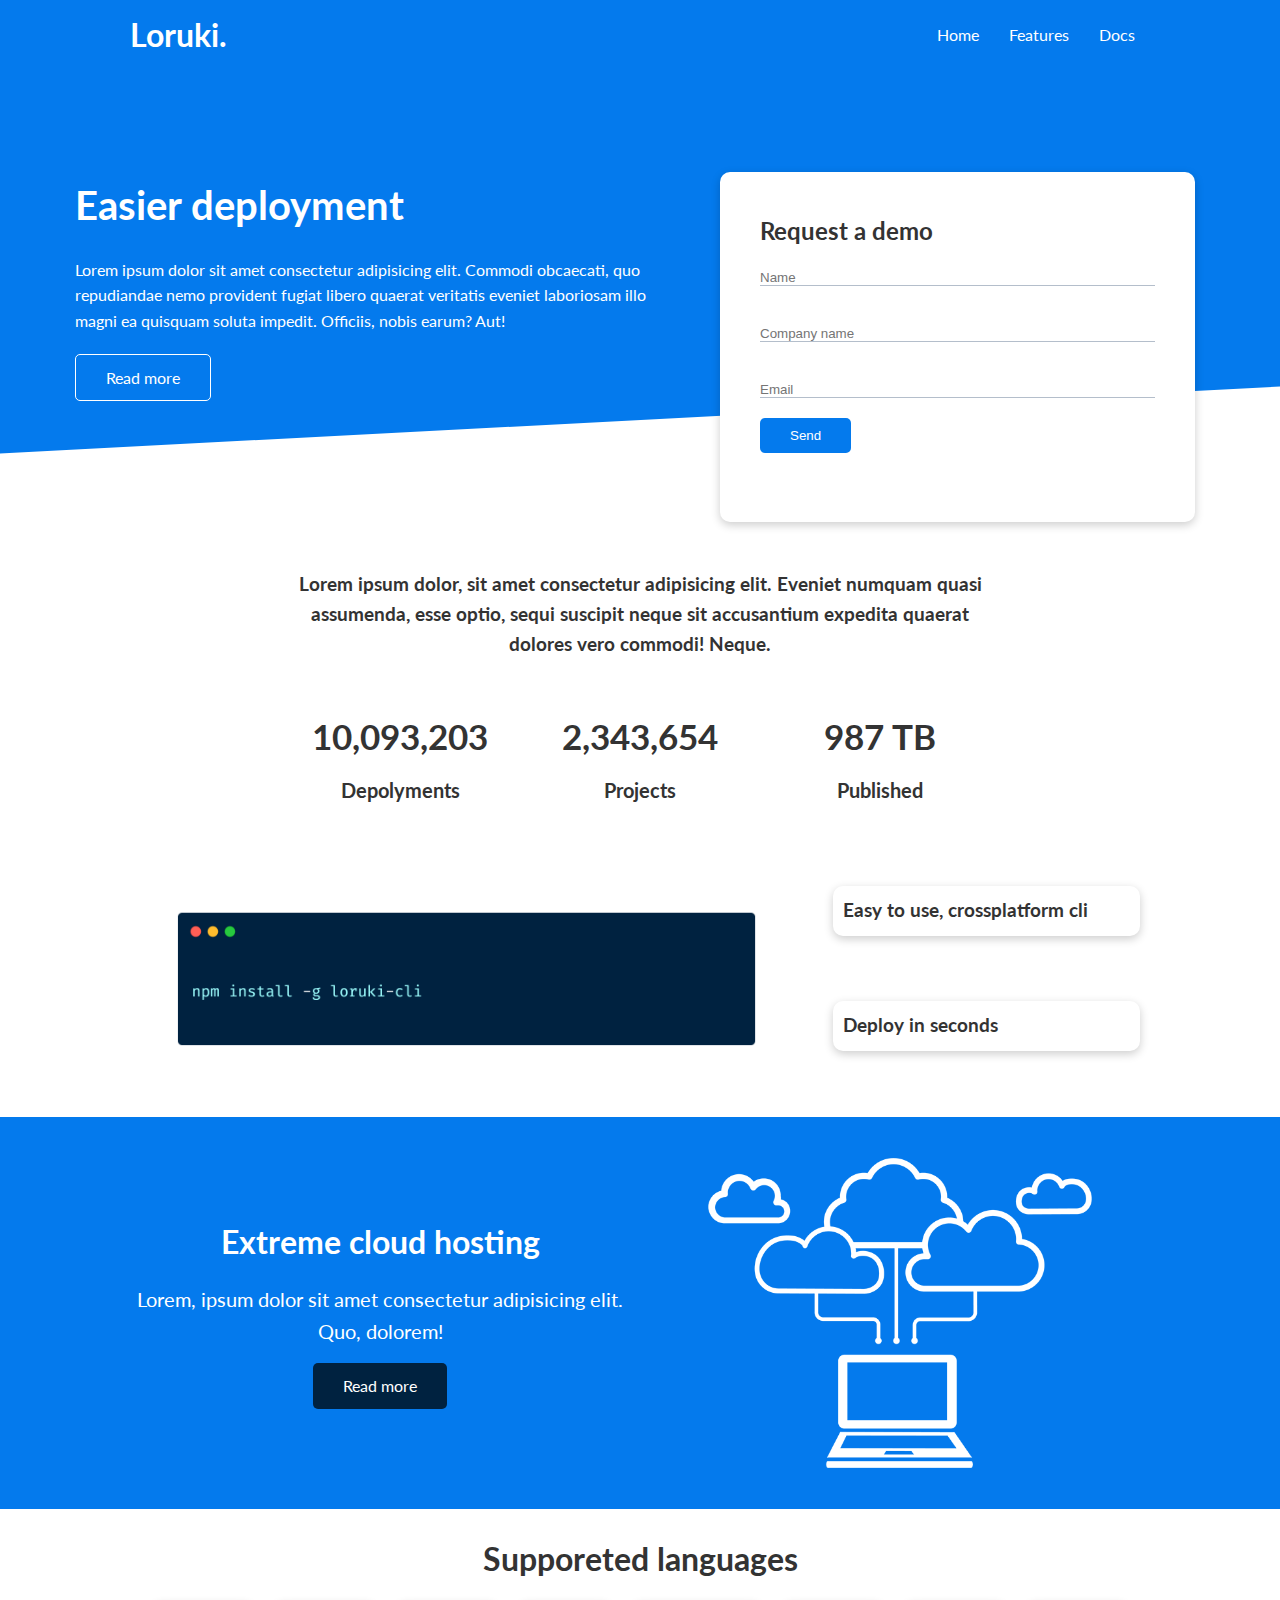
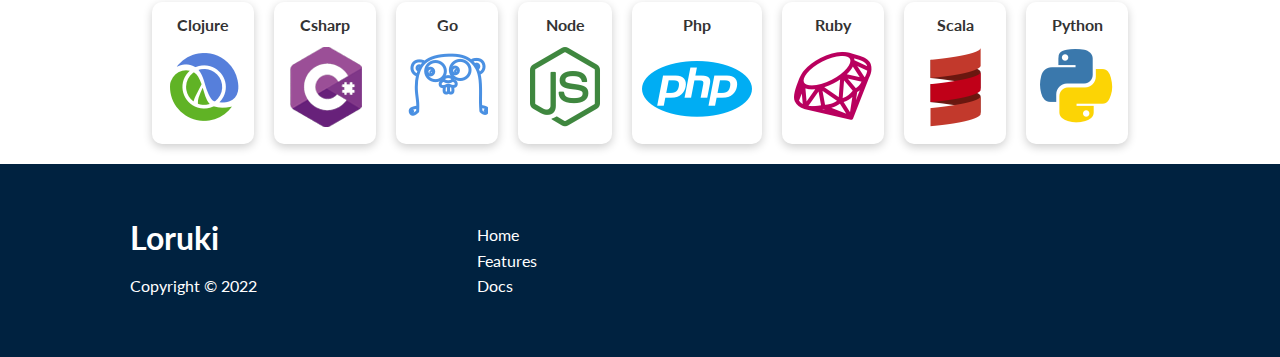
<file: index.html>
<!DOCTYPE html>
<html lang="en">
<head>
 <meta charset="UTF-8">
 <meta http-equiv="X-UA-Compatible" content="IE=edge">
 <meta name="viewport" content="width=device-width, initial-scale=1.0">
 <link rel="stylesheet" href="utility.css">
 <link rel="stylesheet" href="styles.css">
<link rel="preconnect" href="https://fonts.googleapis.com">
<link rel="preconnect" href="https://fonts.gstatic.com" crossorigin>
<link
    href="https://fonts.googleapis.com/css2?family=Lato:wght@100;300&family=Permanent+Marker&family=Roboto&display=swap"
    rel="stylesheet">
 <link rel="stylesheet" href="https://cdnjs.cloudflare.com/ajax/libs/font-awesome/6.1.1/css/all.min.css"
  integrity="sha512-KfkfwYDsLkIlwQp6LFnl8zNdLGxu9YAA1QvwINks4PhcElQSvqcyVLLD9aMhXd13uQjoXtEKNosOWaZqXgel0g=="
  crossorigin="anonymous" referrerpolicy="no-referrer" />
 <title>Loruki | Cloudhosting for everyone </title>
</head>
<body>
 <!-- Navbar -->
 <div class="navbar">
    <div class="container flex">
        <h1 class="logo">Loruki.</h1>
        <nav>
            <ul>
                <li> <a href="index.html"> Home </a> </li>
                <li> <a href="features.html"> Features </a> </li>
                <li> <a href="docs.html"> Docs </a> </li>
            </ul>
        </nav>
    </div>
 </div>
 <!-- showcase -->
 <section class="showcase">
     <div class="container grid py-3">
         <div class="showcase-text">
             <h1>Easier deployment</h1>
             <p>Lorem ipsum dolor sit amet consectetur adipisicing elit. Commodi obcaecati, quo repudiandae nemo provident fugiat libero quaerat veritatis eveniet laboriosam illo magni ea quisquam soluta impedit. Officiis, nobis earum? Aut!</p>
             <a href="features.html" class="btn btn-outline">Read more</a>
         </div>
         <div class="showcase-form card">
             <form name="contact" method="POST" netlify-honeypot="bot-field" data-netlify="true">
             <input type="hidden" name="form-name" value="contact">
            <p class="hidden">
                <label>
                    Don’t fill this out if you’re human: <input name="bot-field" />
                </label>
            </p>
                 <h2>Request a demo</h2>
                 <div class="form-control">
              <input type="text" name="name" placeholder="Name" required>
                </div>
                <div class="form-control">
                 <input type="text" name="company" placeholder="Company name" required>
                </div>
                <div class="form-control">
                 <input type="email" name="email" placeholder="Email" required>
                </div>
                
                 <input type="submit" value="Send" class="btn btn-primary">
                
             </form>
         </div>
        
     </div>
 </section>
 <!--Stats-->
 <section class="stats">
     <div class="container">
         <div class="stats-heading text-center my-1">
             <h3>Lorem ipsum dolor, sit amet consectetur adipisicing elit. Eveniet numquam quasi assumenda, esse optio, sequi suscipit neque sit accusantium expedita quaerat dolores vero commodi! Neque.</h3>
            <div class="grid grid-3 text-center my-4">
                <div>   
                    <i class="fa-solid fa-server fa-3x"></i>
                    <h3>10,093,203</h3>
                    <p class="text-secondary">Depolyments</p>
                </div>
                <div>
                    <i class="fa-solid fa-diagram-project fa-3x"></i>
                    <h3>2,343,654</h3>
                    <p class="text-secondary">Projects</p>
                </div>
                <div>     
                    <i class="fa-solid fa-upload fa-3x"></i>
                    <h3>987 TB</h3>
                    <p class="text-secondary">Published</p>
                </div>
            </div>
        </div>
    </div>
 </section>
<!-- Cli -->
 <section class="cli">
     <div class="container grid">
        <img src="./images/cli.png" alt="cli">
        <div class="card"> 
             <h3> Easy to use, crossplatform cli</h3>
        </div>
        <div class="card">
            <h3>Deploy in seconds</h3>
        </div>
    </div>
 </section>
 <!-- Cloud -->
 <section class="cloud bg-primary my-2 py-2">
     <div class="container grid">
        <div class="text-center">
            <h2 class="md">Extreme cloud hosting</h2>
            <p class="lead my-1">Lorem, ipsum dolor sit amet consectetur adipisicing elit. Quo, dolorem!</p>
            <a href="features.html" class="btn btn-dark">Read more</a>
        </div>
        <img src="./images/cloud.png" alt="cloud">
 </section>
 <!-- Languages -->
 <section class="languages">
     <div class="text-center">
     <h1>Supporeted languages</h1>
    </div>
    <div class="container flex">
        <div class="card my-1">
            <h4>Clojure</h4>
            <img src="./images/logos/clojure.png" alt="clojure">
        </div>
        <div class="card my-1">
            <h4>Csharp</h4>
            <img src="./images/logos/csharp.png" alt="csharp">
        </div>
        <div class="card my-1">
            <h4>Go</h4>
            <img src="./images/logos/go.png" alt="go">
        </div>
        <div class="card my-1">
            <h4>Node</h4>
            <img src="./images/logos/node.png" alt="Node">
        </div>
        <div class="card my-1">
            <h4>Php</h4>
            <img src="./images/logos/php.png" alt="php">
        </div>
        <div class="card my-1">
            <h4>Ruby</h4>
            <img src="./images/logos/ruby.png" alt="Ruby">
        </div>
        <div class="card my-1">
            <h4>Scala</h4>
            <img src="./images/logos/scala.png" alt="Scala">
        </div>
        <div class="card my-1">
            <h4>Python</h4>
            <img src="./images/logos/python.png" alt="Python">
        </div>
    </div>
 </section>
 <!-- Footer -->
 <section class="footer bg-dark py-4">
     <div class="container grid grid-3">
        <div>
             <h1>Loruki</h1>
             <p> Copyright &copy; 2022</p> 
        </div>
        <nav>
            <ul>
            <li><a href="index.html">Home</a></li>
            <li><a href="features.html">Features</a></li>
            <li><a href="docs.html">Docs</a></li>
            </ul>
        </nav>
        <div class="social">
            <a href="#"><i class="fab fa-github fa-2x"></i></a>
            <a href="#"><i class="fab fa-twitter fa-2x"></i></a>
            <a href="#"><i class="fab fa-instagram fa-2x"></i></a>
            <a href="#"><i class="fab fa-youtube fa-2x"></i></a>
        </div>
     </div>
 </section>
</body>
</html>
</file>
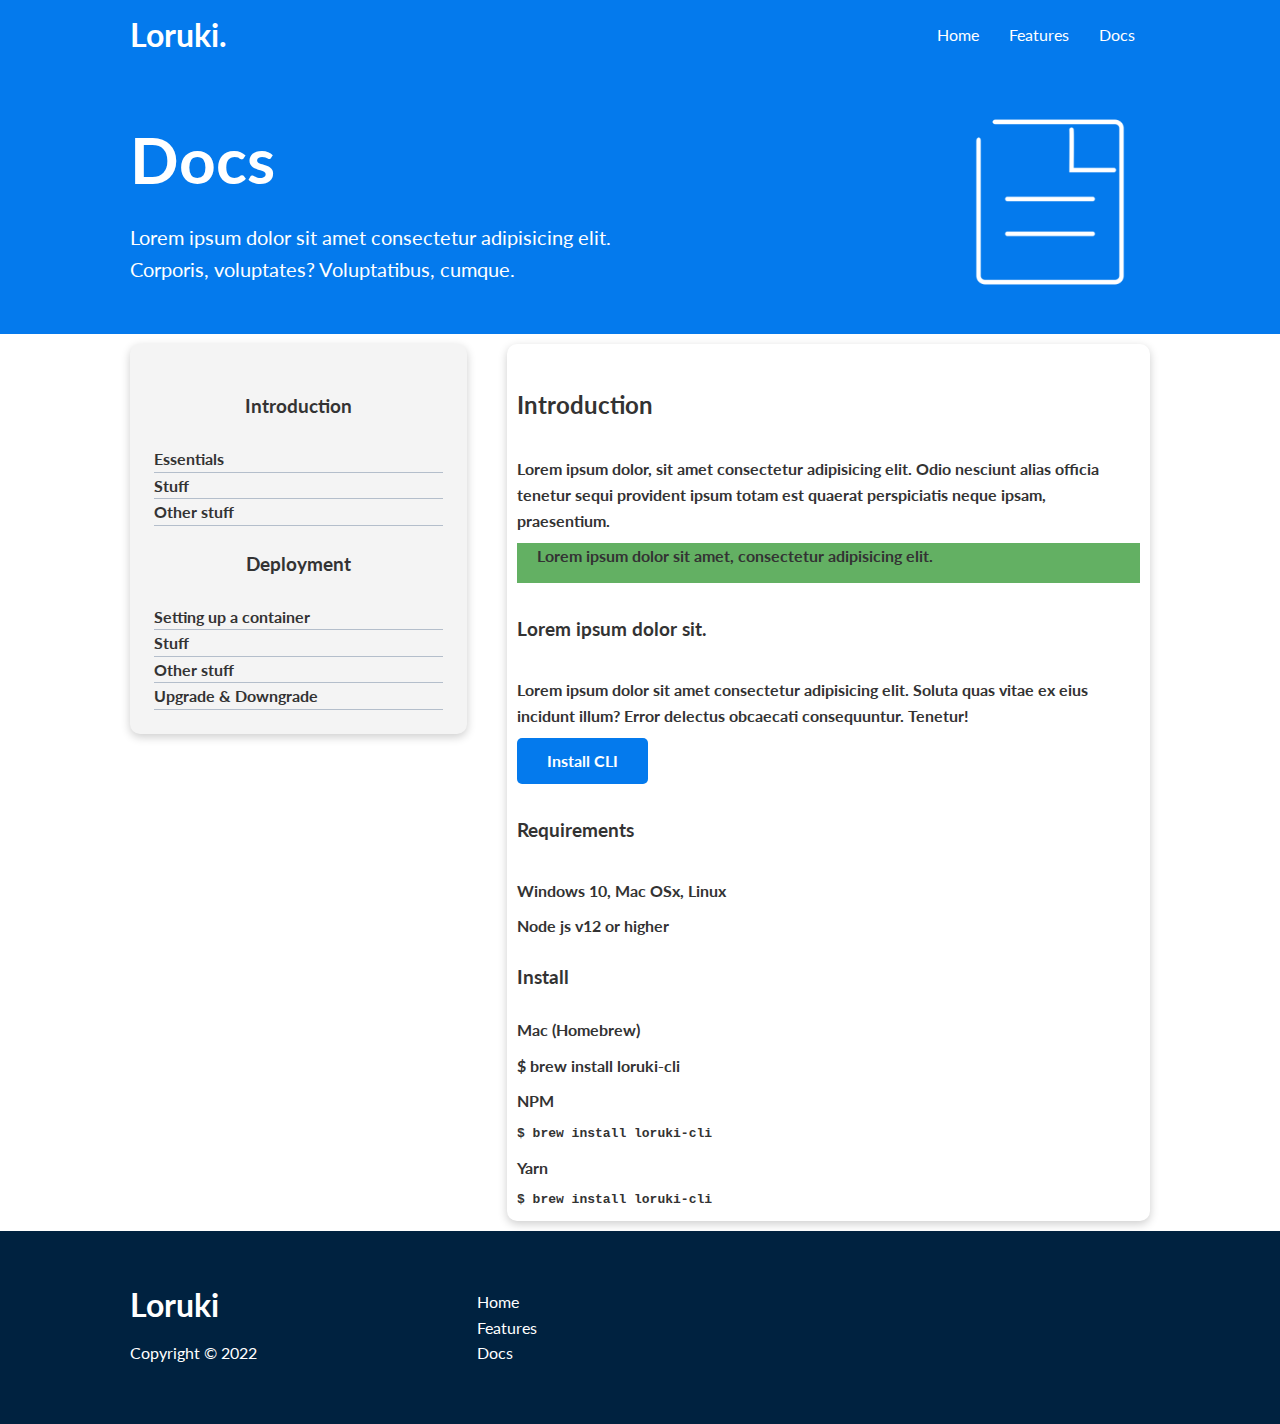
<file: docs.html>
<!DOCTYPE html>
<html lang="en">

<head>
    <meta charset="UTF-8">
    <meta http-equiv="X-UA-Compatible" content="IE=edge">
    <meta name="viewport" content="width=device-width, initial-scale=1.0">
    <link rel="stylesheet" href="utility.css">
    <link rel="stylesheet" href="styles.css">
    <link rel="preconnect" href="https://fonts.googleapis.com">
    <link rel="preconnect" href="https://fonts.gstatic.com" crossorigin>
    <link
        href="https://fonts.googleapis.com/css2?family=Lato:wght@100;300&family=Permanent+Marker&family=Roboto&display=swap"
        rel="stylesheet">
    <link rel="stylesheet" href="https://cdnjs.cloudflare.com/ajax/libs/font-awesome/6.1.1/css/all.min.css"
        integrity="sha512-KfkfwYDsLkIlwQp6LFnl8zNdLGxu9YAA1QvwINks4PhcElQSvqcyVLLD9aMhXd13uQjoXtEKNosOWaZqXgel0g=="
        crossorigin="anonymous" referrerpolicy="no-referrer" />
    <title>Docs</title>
</head>

<body>
    <!-- Navbar -->
    <div class="navbar">
        <div class="container flex">
            <h1 class="logo">Loruki.</h1>
            <nav>
                <ul>
                    <li> <a href="index.html"> Home </a> </li>
                    <li> <a href="features.html"> Features </a> </li>
                    <li> <a href="docs.html"> Docs </a> </li>
                </ul>
            </nav>
        </div>
    </div>
    <!-- Header -->
    <section class="docs-head bg-primary py-3">
        <div class="container grid ">
            <div>
                <h1 class="xl">Docs</h1>
                <p class="lead">Lorem ipsum dolor sit amet consectetur adipisicing elit. Corporis, voluptates?
                    Voluptatibus, cumque.</p>
            </div>
            <img src="./images/docs.png" alt="docs">
        </div>
    </section>
   <!-- Docs Main -->
   <section class="docs-maisection">
       <div class="container grid my-2">
               <div class="card p-2 flex bg-light">
                   <h3 class="my-2">Introduction</h3>
                   <ul>
                       <li> <a href="#"> Essentials </a></li>
                       <li> <a href="#"> Stuff </a></li>
                       <li> <a href="#"> Other stuff </a></li>
                   </ul>
                   <h3 class="my-2">Deployment</h3>
                   <ul>
                    <li> <a href="#"> Setting up a container </a></li>
                    <li> <a href="#"> Stuff </a></li>
                    <li> <a href="#"> Other stuff </a></li>
                    <li> <a href="#"> Upgrade & Downgrade </a></li>
                   </ul>
               </div>
               <div class="card">
                   <h2 class="my-3">Introduction</h2>
                    <p>Lorem ipsum dolor, sit amet consectetur adipisicing elit. Odio nesciunt alias officia tenetur sequi provident ipsum totam est quaerat perspiciatis neque ipsam, praesentium.</p>
                    <div class="alert">
                        <i class="fas fa-info"></i>
                        <p>Lorem ipsum dolor sit amet, consectetur adipisicing elit.</p>
                    </div>
                    <h3 class="my-3">Lorem ipsum dolor sit.</h3>
                    <p>Lorem ipsum dolor sit amet consectetur adipisicing elit. Soluta quas vitae ex eius incidunt illum? Error delectus obcaecati consequuntur. Tenetur!</p>
                    <div class="btn">Install CLI</div>
                    <h3 class="my-3">Requirements</h3>
                    <p>Windows 10, Mac OSx, Linux</p>
                    <p>Node js v12 or higher</p>
                    <h3 class="my-2">Install</h3>
                    
                        <p>Mac (Homebrew)</p>
                        <p></p>$ brew install loruki-cli</p>                       
                        <p>NPM</p>
                        <pre><code>$ brew install loruki-cli</code></pre>
                        <p>Yarn</p>
                        <pre><code>$ brew install loruki-cli</code></pre>

               </div>
           </div>
   </section>
    
    <!-- Footer -->
    <section class="footer bg-dark py-4">
        <div class="container grid grid-3">
            <div>
                <h1>Loruki</h1>
                <p> Copyright &copy; 2022</p>
            </div>
            <nav>
                <ul>
                    <li><a href="index.html">Home</a></li>
                    <li><a href="features.html">Features</a></li>
                    <li><a href="docs.html">Docs</a></li>
                </ul>
            </nav>
            <div class="social">
                <a href="#"><i class="fab fa-github fa-2x"></i></a>
                <a href="#"><i class="fab fa-twitter fa-2x"></i></a>
                <a href="#"><i class="fab fa-instagram fa-2x"></i></a>
                <a href="#"><i class="fab fa-youtube fa-2x"></i></a>
            </div>
        </div>
    </section>
</body>

</html>
</file>
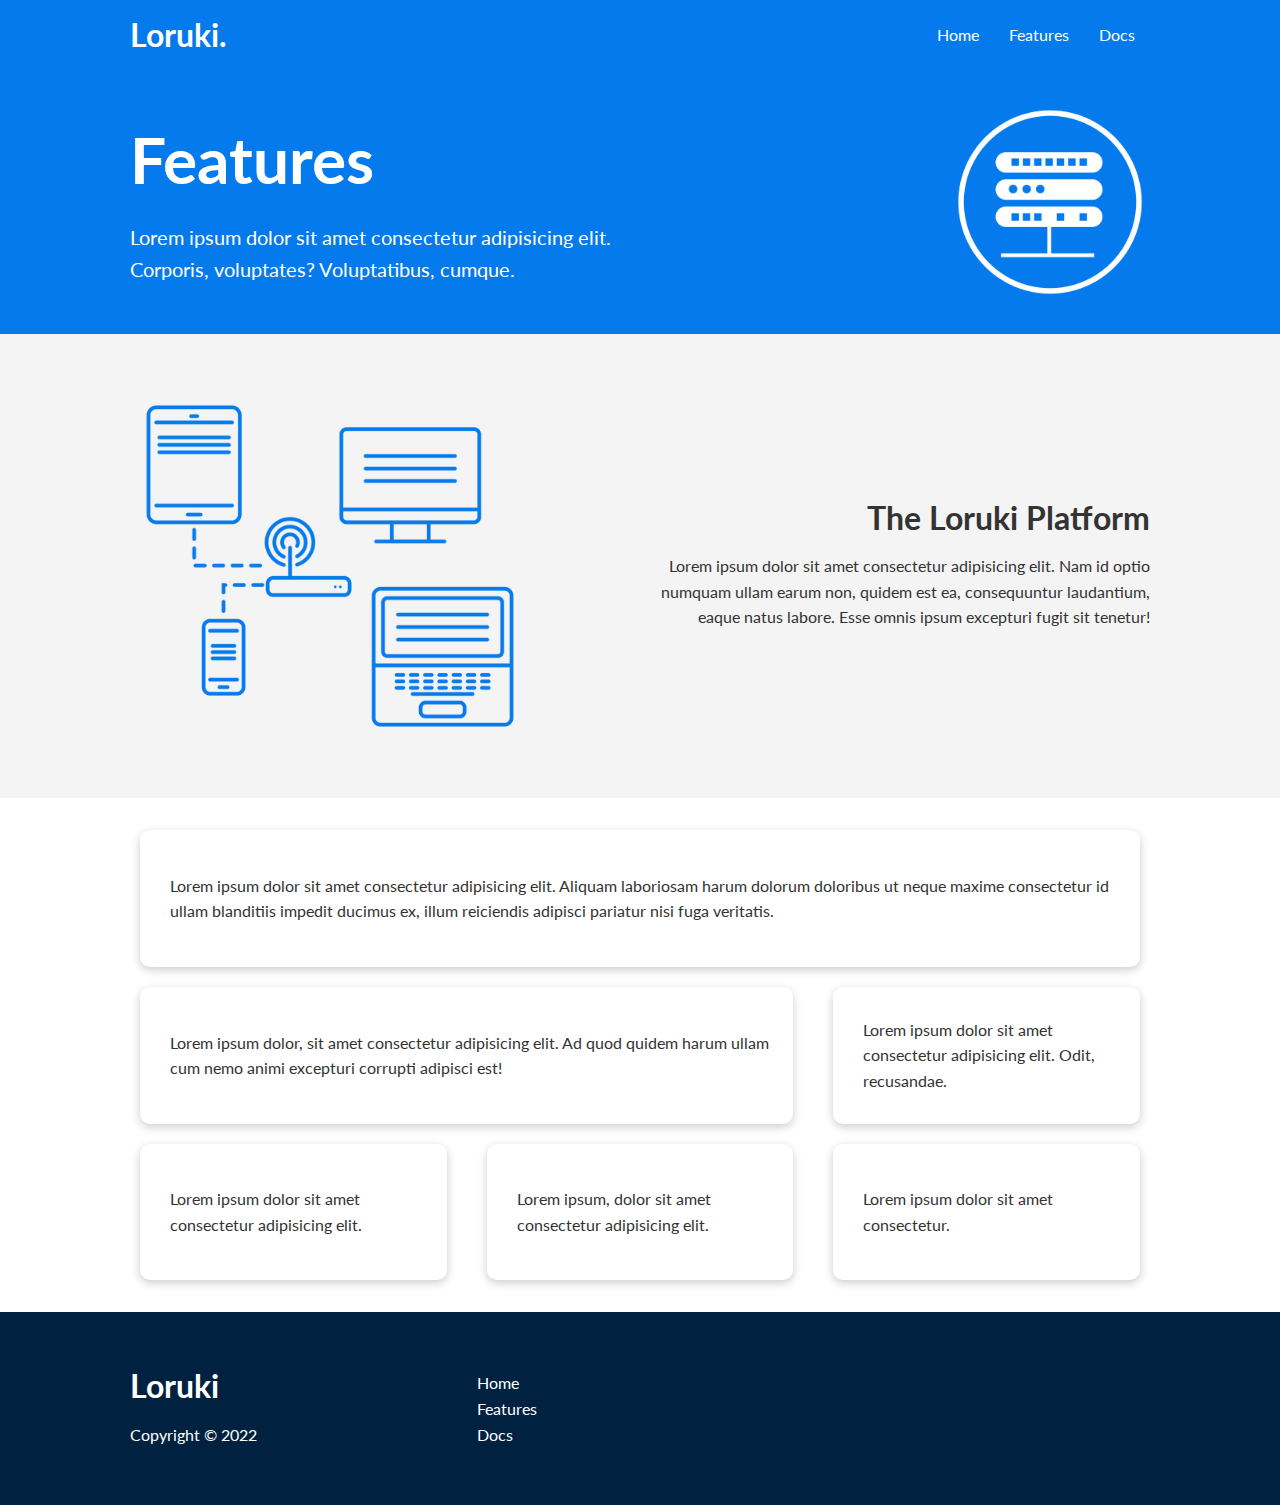
<file: features.html>
<!DOCTYPE html>
<html lang="en">
<head>
    <meta charset="UTF-8">
    <meta http-equiv="X-UA-Compatible" content="IE=edge">
    <meta name="viewport" content="width=device-width, initial-scale=1.0">
    <link rel="stylesheet" href="utility.css">
    <link rel="stylesheet" href="styles.css">
    <link rel="preconnect" href="https://fonts.googleapis.com">
    <link rel="preconnect" href="https://fonts.gstatic.com" crossorigin>
    <link
        href="https://fonts.googleapis.com/css2?family=Lato:wght@100;300&family=Permanent+Marker&family=Roboto&display=swap"
        rel="stylesheet">
    <link rel="stylesheet" href="https://cdnjs.cloudflare.com/ajax/libs/font-awesome/6.1.1/css/all.min.css"
        integrity="sha512-KfkfwYDsLkIlwQp6LFnl8zNdLGxu9YAA1QvwINks4PhcElQSvqcyVLLD9aMhXd13uQjoXtEKNosOWaZqXgel0g=="
        crossorigin="anonymous" referrerpolicy="no-referrer" />
    <title>Features</title>
</head>
<body>
    <!-- Navbar -->
    <div class="navbar">
        <div class="container flex">
            <h1 class="logo">Loruki.</h1>
            <nav>
                <ul>
                    <li> <a href="index.html"> Home </a> </li>
                    <li> <a href="features.html"> Features </a> </li>
                    <li> <a href="docs.html"> Docs </a> </li>
                </ul>
            </nav>
        </div>
    </div>
    <!-- Header -->
    <section class="features-head bg-primary py-3">
        <div class="container grid ">
            <div>
                <h1 class="xl">Features</h1>
                <p class="lead">Lorem ipsum dolor sit amet consectetur adipisicing elit. Corporis, voluptates? Voluptatibus, cumque.</p>
            </div>
            <img src="./images/server.png" alt="server">
        </div>
    </section>
    <!-- Sub-header -->
    <section class="features-sub-head bg-light py-3">
        <div class="container grid ">
            <img src="./images/server2.png" alt="server">
            <div class="info">
                <h1 class="md">The Loruki Platform</h1>
                <p>Lorem ipsum dolor sit amet consectetur adipisicing elit. Nam id optio numquam ullam earum non, quidem est ea, consequuntur laudantium, eaque natus labore. Esse omnis ipsum excepturi fugit sit tenetur!</p>
            </div>     
        </div>
    </section>
    <!-- Features main -->
    <section class="features-main my-3">
        <div class="container grid">
            <div class="card flex">
                <i class="fas fa-server fa-3x"></i>
                <p>Lorem ipsum dolor sit amet consectetur adipisicing elit. Aliquam laboriosam harum dolorum doloribus ut neque maxime consectetur id ullam blanditiis impedit ducimus ex, illum reiciendis adipisci pariatur nisi fuga veritatis.</p>
            </div>
            <div class="card flex">
            <i class="fas fa-apple fa-3x"></i>
            <p>Lorem ipsum dolor, sit amet consectetur adipisicing elit. Ad quod quidem harum ullam cum nemo animi excepturi corrupti adipisci est!</p>
            </div>
            <div class="card flex">
            <i class="fas fa-person fa-3x"></i>
            <p>Lorem ipsum dolor sit amet consectetur adipisicing elit. Odit, recusandae.</p>
            </div>
            <div class="card flex">
            <i class="fas fa-pen fa-3x"></i>
            <p>Lorem ipsum dolor sit amet consectetur adipisicing elit.</p>
            </div>
            <div class="card flex">
            <i class="fas fa-computer fa-3x"></i>
            <p>Lorem ipsum, dolor sit amet consectetur adipisicing elit.</p>
            </div>
            <div class="card flex">
            <i class="fas fa-box fa-3x"></i>
            <p>Lorem ipsum dolor sit amet consectetur.</p>
            </div>

        </div>
    </section>
    <!-- Footer -->
    <section class="footer bg-dark py-4">
        <div class="container grid grid-3">
            <div>
                <h1>Loruki</h1>
                <p> Copyright &copy; 2022</p>
            </div>
            <nav>
                <ul>
                    <li><a href="index.html">Home</a></li>
                    <li><a href="features.html">Features</a></li>
                    <li><a href="docs.html">Docs</a></li>
                </ul>
            </nav>
            <div class="social">
                <a href="#"><i class="fab fa-github fa-2x"></i></a>
                <a href="#"><i class="fab fa-twitter fa-2x"></i></a>
                <a href="#"><i class="fab fa-instagram fa-2x"></i></a>
                <a href="#"><i class="fab fa-youtube fa-2x"></i></a>
            </div>
        </div>
    </section>
</body>
</html>
</file>
<file: utility.css>
/* utility */
.container {
  margin: 0 auto;
  max-width: 1100px;
  padding: 0 40px;
  overflow: visible;
}
.flex {
  display: flex;
  justify-content: center;
  height: 100%;
  align-items: center;
}
.grid {
  display: grid;
  grid-template-columns: repeat(2, 1fr);
  gap: 20px;
  justify-content: center;
  align-items: center;
  height: 100%;
}
.grid-3 {
  grid-template-columns: repeat(3, 1fr);
}
.card {
  background-color: #fff;
  color: #333;
  margin: 10px;
  padding: 10px;
  box-shadow: 0 3px 10px rgba(0, 0, 0, 0.2);
  border-radius: 10px;
}
/* Buttons */
.btn {
  display: inline-block;
  padding: 10px 30px;
  background-color: #047aed;
  color: #fff;
  border-radius: 5px;
  cursor: pointer;
  border: none;
}
.btn-outline {
  background-color: transparent;
  border: 1px #fff solid;
}
.btn-dark {
  background-color: var(--dark-color);
}
.btn:hover {
  transform: scale(0.98);
}

/* Background */
.bg-primary,
.btn-primary {
  background-color: var(--primary-color);
  color: #fff;
}
.bg-secondary,
.btn-secondary {
  background-color: var(--secondary-color);
  color: #fff;
}
.bg-dark,
.btn-dark {
  background-color: var(--dark-color);
  color: #fff;
}
.bg-light,
.btn-light {
  background-color: var(--light-color);
  color: #333;
}
.text-center {
  text-align: center;
}
.bg-primary a,
.btn-primary a,
.bg-secondary a,
.btn-secondary a,
.bg-dark a,
.btn-dark a {
  color: #fff;
}
.pre .code {
  padding: 10px;
  background-color: #333;
  color: #fff;
}
.hidden {
  max-height: 0;
  visibility: hidden;
}
/* Animations */
@keyframes SlideFromLeft {
  0% {
    transform: translateX(-100%);
  }
  100% {
    transform: translateX(0);
  }
}
@keyframes SlideFromRight {
  0% {
    transform: translateX(100%);
  }
  100% {
    transform: translateX(0);
  }
}
@keyframes SlideFromTop {
  0% {
    transform: translateY(-100%);
  }
  100% {
    transform: translateX(0);
  }
}
@keyframes SlideFromBottom {
  0% {
    transform: translateY(100%);
  }
  100% {
    transform: translateX(0);
  }
}
/* Margins */
.my-1 {
  margin: 1rem 0;
}
.my-2 {
  margin: 1.5rem 0;
}
.my-3 {
  margin: 2rem 0;
}
.my-4 {
  margin: 3rem 0;
}
.my-5 {
  margin: 4rem 0;
}
.m-1 {
  margin: 1rem;
}
.m-2 {
  margin: 1.5rem;
}
.m-3 {
  margin: 2rem;
}
.m-4 {
  margin: 3rem;
}
.m-5 {
  margin: 4rem;
}
/* Padding */

.py-1 {
  padding: 1rem 0;
}
.py-2 {
  padding: 1.5rem 0;
}
.py-3 {
  padding: 2rem 0;
}
.py-4 {
  padding: 3rem 0;
}
.py-5 {
  padding: 4rem 0;
}
.p-1 {
  padding: 1rem;
}
.p-2 {
  padding: 1.5rem;
}
.p-3 {
  padding: 2rem;
}
.p-4 {
  padding: 3rem;
}
.p-5 {
  padding: 4rem;
}
/* Text */
.lead {
  font-size: 20px;
}
.sm {
  font-size: 1rem;
}
.md {
  font-size: 2rem;
}
.lg {
  font-size: 3rem;
}
.xl {
  font-size: 4rem;
}
</file>
<file: styles.css>
:root {
  --primary-color: #047aed;
  --secondary-color: #1c3fa8;
  --dark-color: #002240;
  --light-color: #f4f4f4;
}
@import url("https://fonts.googleapis.com/css2?family=Lato:wght@100;300&family=Permanent+Marker&family=Roboto&display=swap");
* {
  box-sizing: border-box;
  margin: 0;
  padding: 0;
}
img {
  width: 100%;
}
body {
  font-family: "Lato", sans-serif;
  color: #333;
  line-height: 1.6;
}
h1 h2 {
  line-height: 1.2;
  margin: 10px 0;
  font-weight: 200;
}
ul {
  list-style-type: none;
}
a {
  text-decoration: none;
  color: #333;
}
p {
  margin: 10px 0;
}
image {
  width: 100%;
}

/* navbar */
.navbar .flex {
  display: flex;
  justify-content: space-between;
  height: 100%;
  align-items: center;
}
.navbar ul {
  display: flex;
  height: 100%;
}
.navbar a {
  color: #fff;
  padding: 10px;
  margin: 5px;
}
nav a:hover {
  border-bottom: 1px #fff solid;
}
.navbar {
  background-color: var(--primary-color);
  height: 70px;
  color: #fff;
}

/* showcase */
.showcase-form .card {
  padding-top: 0;
}
.showcase-text {
  animation: SlideFromLeft 0.6s ease-in;
}
.showcase {
  height: 400px;
  background-color: var(--primary-color);
  color: #fff;
  position: relative;
}
.showcase h1 {
  font-size: 40px;
}
.showcase p {
  margin: 20px 0;
}
.showcase .grid {
  gap: 30px;
  grid-template-columns: 55% 45%;
  overflow: visible;
}
.showcase-form {
  animation: SlideFromRight 0.8s ease-out;
  position: relative;
  top: 60px;
  height: 350px;
  padding: 0 40px 40px 40px;

  z-index: 100;
}
.showcase-form input[type="text"],
.showcase-form input[type="email"] {
  margin: 20px 0;
  border: 0;
  border-bottom: 1px #b4becb solid;
  width: 100%;
}
.showcase-form input:focus {
  outline: none;
}
/* slant */
.showcase::after {
  content: "";
  background-color: #fff;
  transform: skewY(-3deg);
  height: 100px;
  position: absolute;
  bottom: -50px;
  left: 0;
  right: 0;
}

/* Stats */
.stats {
  margin-top: 100px;
}

.stats-heading {
  animation: SlideFromBottom 1s ease-out;
  max-width: 700px;
  margin: auto;
}
.stats .grid h3 {
  font-size: 35px;
}
.stats .grid p {
  font-weight: bold;
  font-size: 20px;
}
/* CLI */
.cli .grid {
  grid-template-columns: repeat(3, 1fr);
  grid-template-rows: repeat(2, 1fr);
}
.cli .grid > *:first-child {
  grid-column: 1 / span 2;
  grid-row: 1 / span2;
}
/* Cloud */
.bg-primary {
  color: #fff;
}
/* Languages */
.languages h4 {
  text-align: center;
  margin-bottom: 10px;
}
.languages .card {
  margin: 18px 10px 20px;
  transition: transform 0.2s ease-in;
}
.languages .card:hover {
  transform: translateY(-15px);
}
@media (max-width: 1100px) {
  .languages .flex {
    flex-wrap: wrap;
  }
}
/* Footer */
.social a {
  margin: auto 10px;
}
/* Features Head */
.features-head img {
  height: 200px;
  width: auto;
  justify-self: end;
}
/* Features sub-head */
.features-sub-head img {
  width: 400px;
  justify-self: start;
}
.features-sub-head .info {
  justify-self: end;
  text-align: right;
}

/* Features main */
.features-main .grid {
  grid-template-columns: repeat(3, 1fr);
  grid-template-rows: repeat(3, 1fr);
}
@media (min-width: 768px) {
  .features-main .grid > *:first-child {
    grid-column: 1 / span 3;
  }
  .features-main .grid > *:nth-child(2) {
    grid-column: 1 / span 2;
  }
}
.features-main i {
  margin-right: 20px;
}
/* Docs Page */
.docs-head img {
  height: 200px;
  width: auto;
  justify-self: end;
}
.docs-maisection .container {
  margin: 0 auto;
}
.docs-maisection .card {
  flex-direction: column;
  font-weight: bolder;
}
.docs-maisection .grid {
  grid-template-columns: 35% 65%;
}
.docs-maisection .card {
  height: auto;
  align-self: start;
}
.docs-maisection li {
  border-bottom: 1px #b4becb solid;
}
.docs-maisection ul {
  width: 100%;
}
.docs-maisection a:hover {
  color: gray;
}
/* Docs Page Introduction card */
.alert {
  height: 40px;

  background-color: rgba(57, 155, 57, 0.788);
}
.alert p {
  padding: auto;
  display: inline;
}
.alert i {
  padding: 10px;
}

/* Tablet */
@media (max-width: 768px) {
  .docs-maisection .grid,
  .docs-head .grid,
  .features-head .grid,
  .features-sub-head .grid,
  .features-main .grid,
  .showcase .grid,
  .stats .grid,
  .cli .grid,
  .cloud .grid,
  .languages .grid,
  .footer .grid {
    grid-template-columns: repeat(1, 1fr);
  }
  .features-head img {
    justify-self: center;
  }
  .docs-head img {
    justify-self: center;
  }
  .showcase {
    height: auto;
  }
  .showcase-form {
    margin: auto;
    justify-self: center;
  }
}
/* Mobile */
@media (max-width: 500px) {
  .navbar .flex {
    flex-direction: column;

    align-items: center;
    height: 100%;
  }
  .navbar {
    height: 100%;
  }
  .navbar ul {
    background-color: rgba(0, 0, 0, 0.2);
    border-radius: 5px;
  }
}
</file>
